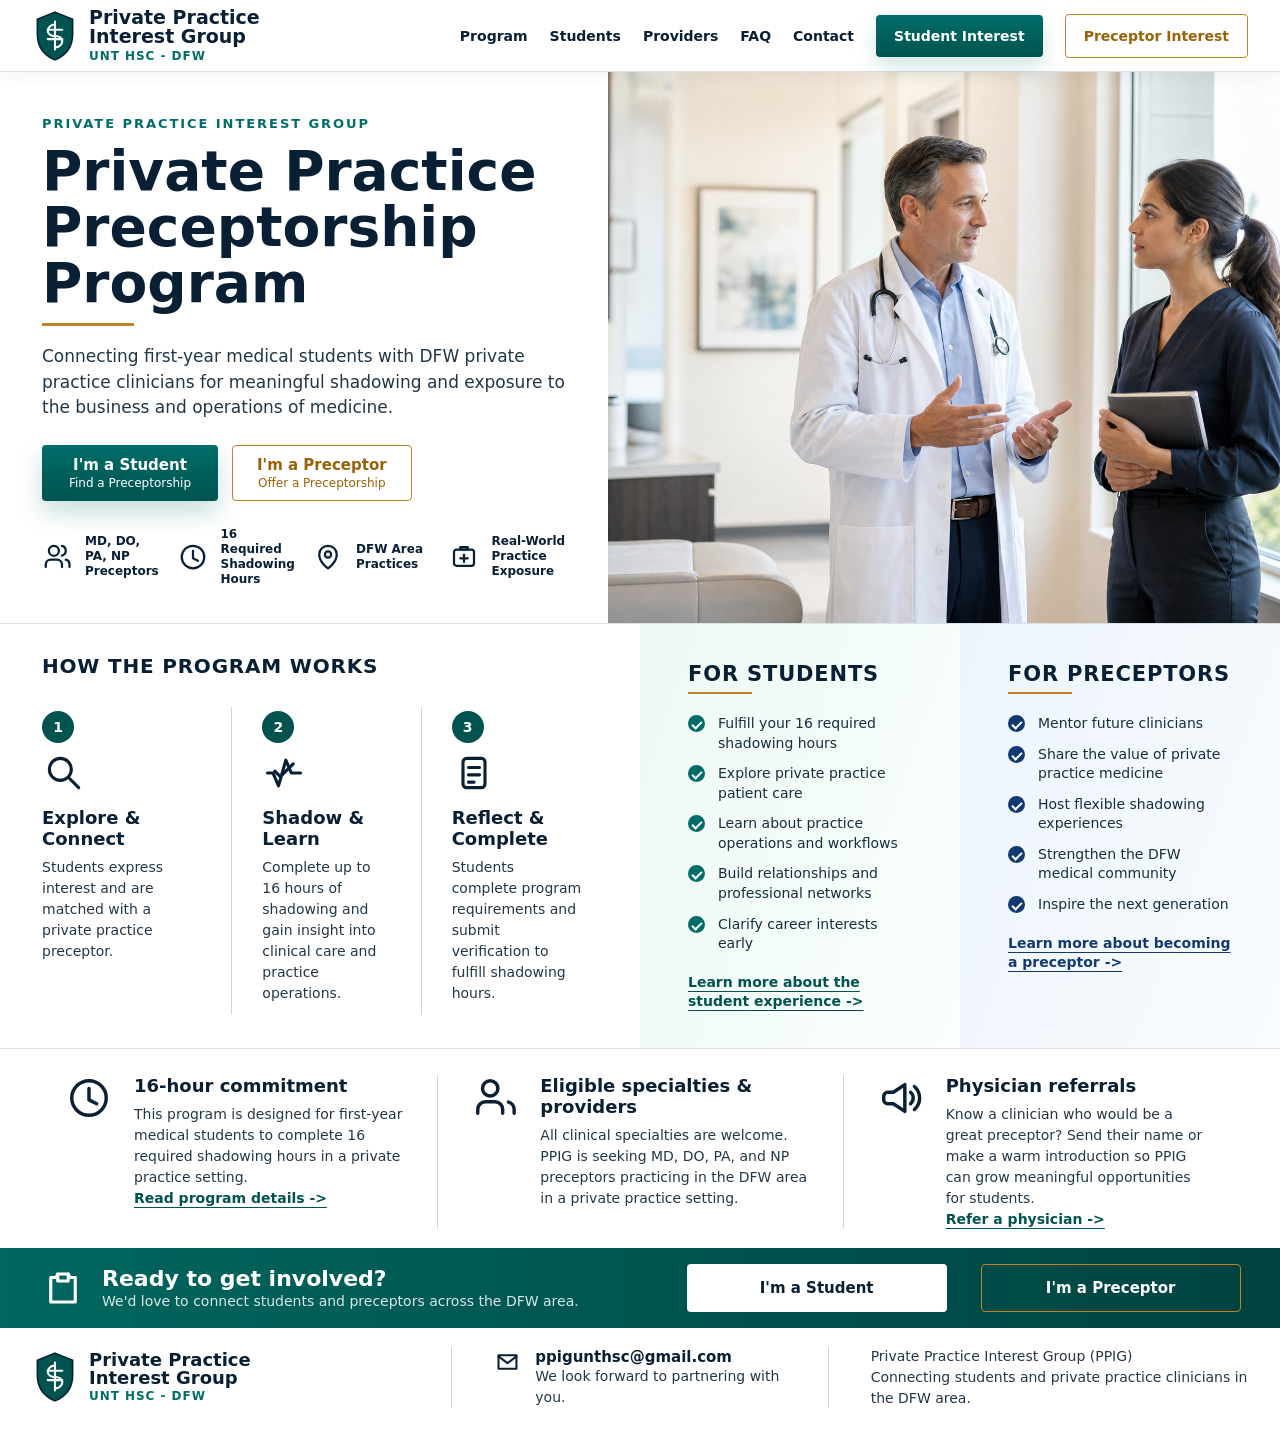
<file: index.html>
<!doctype html>
<html lang="en">
  <head>
    <meta charset="utf-8" />
    <meta name="viewport" content="width=device-width, initial-scale=1" />
    <title>Private Practice Preceptorship Program | PPIG</title>
    <meta
      name="description"
      content="A website mockup for PPIG's DFW private practice preceptorship initiative connecting first-year medical students with private practice preceptors."
    />
    <link rel="stylesheet" href="./styles.css" />
  </head>
  <body>
    <header class="site-header" data-header>
      <a class="brand" href="./index.html" aria-label="Private Practice Preceptorship Program home">
        <span class="shield" aria-hidden="true">
          <svg viewBox="0 0 44 52" role="img">
            <path d="M22 3 39 10v14c0 12.8-6.7 20.8-17 25C11.7 44.8 5 36.8 5 24V10L22 3Z" />
            <path d="M22 12v27M15 20h14M15 29h14" />
            <path d="M22 15c-4 0-7 3-7 6s3 5 7 5 7 2 7 5-3 6-7 6" />
          </svg>
        </span>
        <span>
          <strong>Private Practice<br />Interest Group</strong>
          <em>UNT HSC - DFW</em>
        </span>
      </a>
      <button class="nav-toggle" type="button" aria-label="Open navigation" aria-expanded="false" data-nav-toggle>
        <span></span>
        <span></span>
      </button>
      <nav class="nav" aria-label="Primary navigation" data-nav>
        <a href="./program.html">Program</a>
        <a href="./student-signup.html">Students</a>
        <a href="./provider-signup.html">Providers</a>
        <a href="./faq.html">FAQ</a>
        <a href="mailto:ppigunthsc@gmail.com">Contact</a>
        <a class="nav-cta" href="./student-signup.html">Student Interest</a>
        <a class="nav-cta outline" href="./provider-signup.html">
          Preceptor Interest
        </a>
      </nav>
    </header>

    <main id="top">
      <section class="hero">
        <div class="hero-copy">
          <p class="small-label">Private Practice Interest Group</p>
          <h1>Private Practice Preceptorship Program</h1>
          <span class="gold-rule" aria-hidden="true"></span>
          <p class="hero-lede">
            Connecting first-year medical students with DFW private practice clinicians for meaningful shadowing and
            exposure to the business and operations of medicine.
          </p>
          <div class="hero-actions" aria-label="Program actions">
            <a class="button primary" href="./student-signup.html">
              <strong>I'm a Student</strong>
              <span>Find a Preceptorship</span>
            </a>
            <a class="button secondary" href="./provider-signup.html">
              <strong>I'm a Preceptor</strong>
              <span>Offer a Preceptorship</span>
            </a>
          </div>
          <ul class="hero-points" aria-label="Program highlights">
            <li>
              <svg class="line-icon" viewBox="0 0 24 24" aria-hidden="true"><path d="M16 20v-2a4 4 0 0 0-4-4H7a4 4 0 0 0-4 4v2" /><circle cx="9.5" cy="7" r="4" /><path d="M22 20v-2a4 4 0 0 0-3-3.87" /><path d="M16 3.13a4 4 0 0 1 0 7.75" /></svg>
              <span>MD, DO, PA, NP<br />Preceptors</span>
            </li>
            <li>
              <svg class="line-icon" viewBox="0 0 24 24" aria-hidden="true"><circle cx="12" cy="12" r="9" /><path d="M12 7v6l4 2" /></svg>
              <span>16 Required<br />Shadowing Hours</span>
            </li>
            <li>
              <svg class="line-icon" viewBox="0 0 24 24" aria-hidden="true"><path d="M12 21s7-4.5 7-11a7 7 0 1 0-14 0c0 6.5 7 11 7 11Z" /><circle cx="12" cy="10" r="2.5" /></svg>
              <span>DFW Area<br />Practices</span>
            </li>
            <li>
              <svg class="line-icon" viewBox="0 0 24 24" aria-hidden="true"><path d="M10 6h4" /><path d="M9 6V4h6v2" /><rect x="4" y="6" width="16" height="13" rx="2" /><path d="M9 13h6M12 10v6" /></svg>
              <span>Real-World Practice<br />Exposure</span>
            </li>
          </ul>
        </div>

        <figure class="hero-media" aria-label="Medical student shadowing with a private practice preceptor">
          <img src="./assets/clinic-preceptor-hero.png" alt="Medical student speaking with a private practice clinician in a clinic" />
        </figure>
      </section>

      <section class="program-board" id="program">
        <div class="program-steps">
          <div class="section-kicker">
            <h2>How the program works</h2>
          </div>
          <article>
            <span class="step-number">1</span>
            <svg class="step-icon" viewBox="0 0 24 24" aria-hidden="true"><circle cx="10" cy="10" r="6" /><path d="m15 15 5 5" /></svg>
            <h3>Explore & Connect</h3>
            <p>Students express interest and are matched with a private practice preceptor.</p>
          </article>
          <article>
            <span class="step-number">2</span>
            <svg class="step-icon" viewBox="0 0 24 24" aria-hidden="true"><path d="m7 11 3 3 7-7" /><path d="M3 12h3l3 7 4-14 3 7h5" /></svg>
            <h3>Shadow & Learn</h3>
            <p>Complete up to 16 hours of shadowing and gain insight into clinical care and practice operations.</p>
          </article>
          <article>
            <span class="step-number">3</span>
            <svg class="step-icon" viewBox="0 0 24 24" aria-hidden="true"><rect x="6" y="4" width="12" height="16" rx="2" /><path d="M9 9h6M9 13h6M9 17h3" /></svg>
            <h3>Reflect & Complete</h3>
            <p>Students complete program requirements and submit verification to fulfill shadowing hours.</p>
          </article>
        </div>

        <div class="audience-grid">
          <section class="audience-card student-card" id="students">
            <h2>For Students</h2>
            <span class="gold-rule short" aria-hidden="true"></span>
            <ul class="check-list">
              <li>Fulfill your 16 required shadowing hours</li>
              <li>Explore private practice patient care</li>
              <li>Learn about practice operations and workflows</li>
              <li>Build relationships and professional networks</li>
              <li>Clarify career interests early</li>
            </ul>
            <a class="text-link" href="./student-signup.html">Learn more about the student experience -></a>
          </section>

          <section class="audience-card preceptor-card" id="preceptors">
            <h2>For Preceptors</h2>
            <span class="gold-rule short" aria-hidden="true"></span>
            <ul class="check-list navy-checks">
              <li>Mentor future clinicians</li>
              <li>Share the value of private practice medicine</li>
              <li>Host flexible shadowing experiences</li>
              <li>Strengthen the DFW medical community</li>
              <li>Inspire the next generation</li>
            </ul>
            <a class="text-link navy-link" href="./provider-signup.html">
              Learn more about becoming a preceptor ->
            </a>
          </section>
        </div>
      </section>

      <section class="info-strip" aria-label="Program details">
        <article>
          <svg class="line-icon large" viewBox="0 0 24 24" aria-hidden="true"><circle cx="12" cy="12" r="9" /><path d="M12 7v6l4 2" /></svg>
          <div>
            <h2>16-hour commitment</h2>
            <p>
              This program is designed for first-year medical students to complete 16 required shadowing hours in a
              private practice setting.
            </p>
            <a class="text-link" href="./program.html">Read program details -></a>
          </div>
        </article>
        <article>
          <svg class="line-icon large" viewBox="0 0 24 24" aria-hidden="true"><path d="M16 20v-2a4 4 0 0 0-4-4H7a4 4 0 0 0-4 4v2" /><circle cx="9.5" cy="7" r="4" /><path d="M22 20v-2a4 4 0 0 0-3-3.87" /></svg>
          <div>
            <h2>Eligible specialties & providers</h2>
            <p>
              All clinical specialties are welcome. PPIG is seeking MD, DO, PA, and NP preceptors practicing in the DFW
              area in a private practice setting.
            </p>
          </div>
        </article>
        <article>
          <svg class="line-icon large" viewBox="0 0 24 24" aria-hidden="true"><path d="M3 11v2a2 2 0 0 0 2 2h3l6 4V5L8 9H5a2 2 0 0 0-2 2Z" /><path d="M17 9a4 4 0 0 1 0 6" /><path d="M19 6a8 8 0 0 1 0 12" /></svg>
          <div>
            <h2>Physician referrals</h2>
            <p>
              Know a clinician who would be a great preceptor? Send their name or make a warm introduction so PPIG can
              grow meaningful opportunities for students.
            </p>
            <a class="text-link" href="mailto:ppigunthsc@gmail.com?subject=Private%20Practice%20Preceptorship%20Referral">Refer a physician -></a>
          </div>
        </article>
      </section>

      <section class="cta-band" id="contact">
        <div class="cta-copy">
          <svg class="clipboard-icon" viewBox="0 0 24 24" aria-hidden="true"><path d="M9 4h6l1 2h3v14H5V6h3l1-2Z" /><path d="M9 4v4h6V4" /></svg>
          <div>
            <h2>Ready to get involved?</h2>
            <p>We'd love to connect students and preceptors across the DFW area.</p>
          </div>
        </div>
        <div class="cta-actions">
          <a class="button light" href="./student-signup.html">I'm a Student</a>
          <a class="button dark-outline" href="./provider-signup.html">
            I'm a Preceptor
          </a>
        </div>
      </section>
    </main>

    <footer class="footer">
      <a class="brand footer-brand" href="./index.html" aria-label="Private Practice Preceptorship Program home">
        <span class="shield" aria-hidden="true">
          <svg viewBox="0 0 44 52" role="img">
            <path d="M22 3 39 10v14c0 12.8-6.7 20.8-17 25C11.7 44.8 5 36.8 5 24V10L22 3Z" />
            <path d="M22 12v27M15 20h14M15 29h14" />
            <path d="M22 15c-4 0-7 3-7 6s3 5 7 5 7 2 7 5-3 6-7 6" />
          </svg>
        </span>
        <span>
          <strong>Private Practice<br />Interest Group</strong>
          <em>UNT HSC - DFW</em>
        </span>
      </a>
      <div class="footer-contact">
        <svg class="line-icon" viewBox="0 0 24 24" aria-hidden="true"><path d="M4 6h16v12H4z" /><path d="m4 7 8 6 8-6" /></svg>
        <div>
          <a href="mailto:ppigunthsc@gmail.com">ppigunthsc@gmail.com</a>
          <p>We look forward to partnering with you.</p>
        </div>
      </div>
      <p>Private Practice Interest Group (PPIG)<br />Connecting students and private practice clinicians in the DFW area.</p>
    </footer>

    <script src="./app.js"></script>
  </body>
</html>
</file>
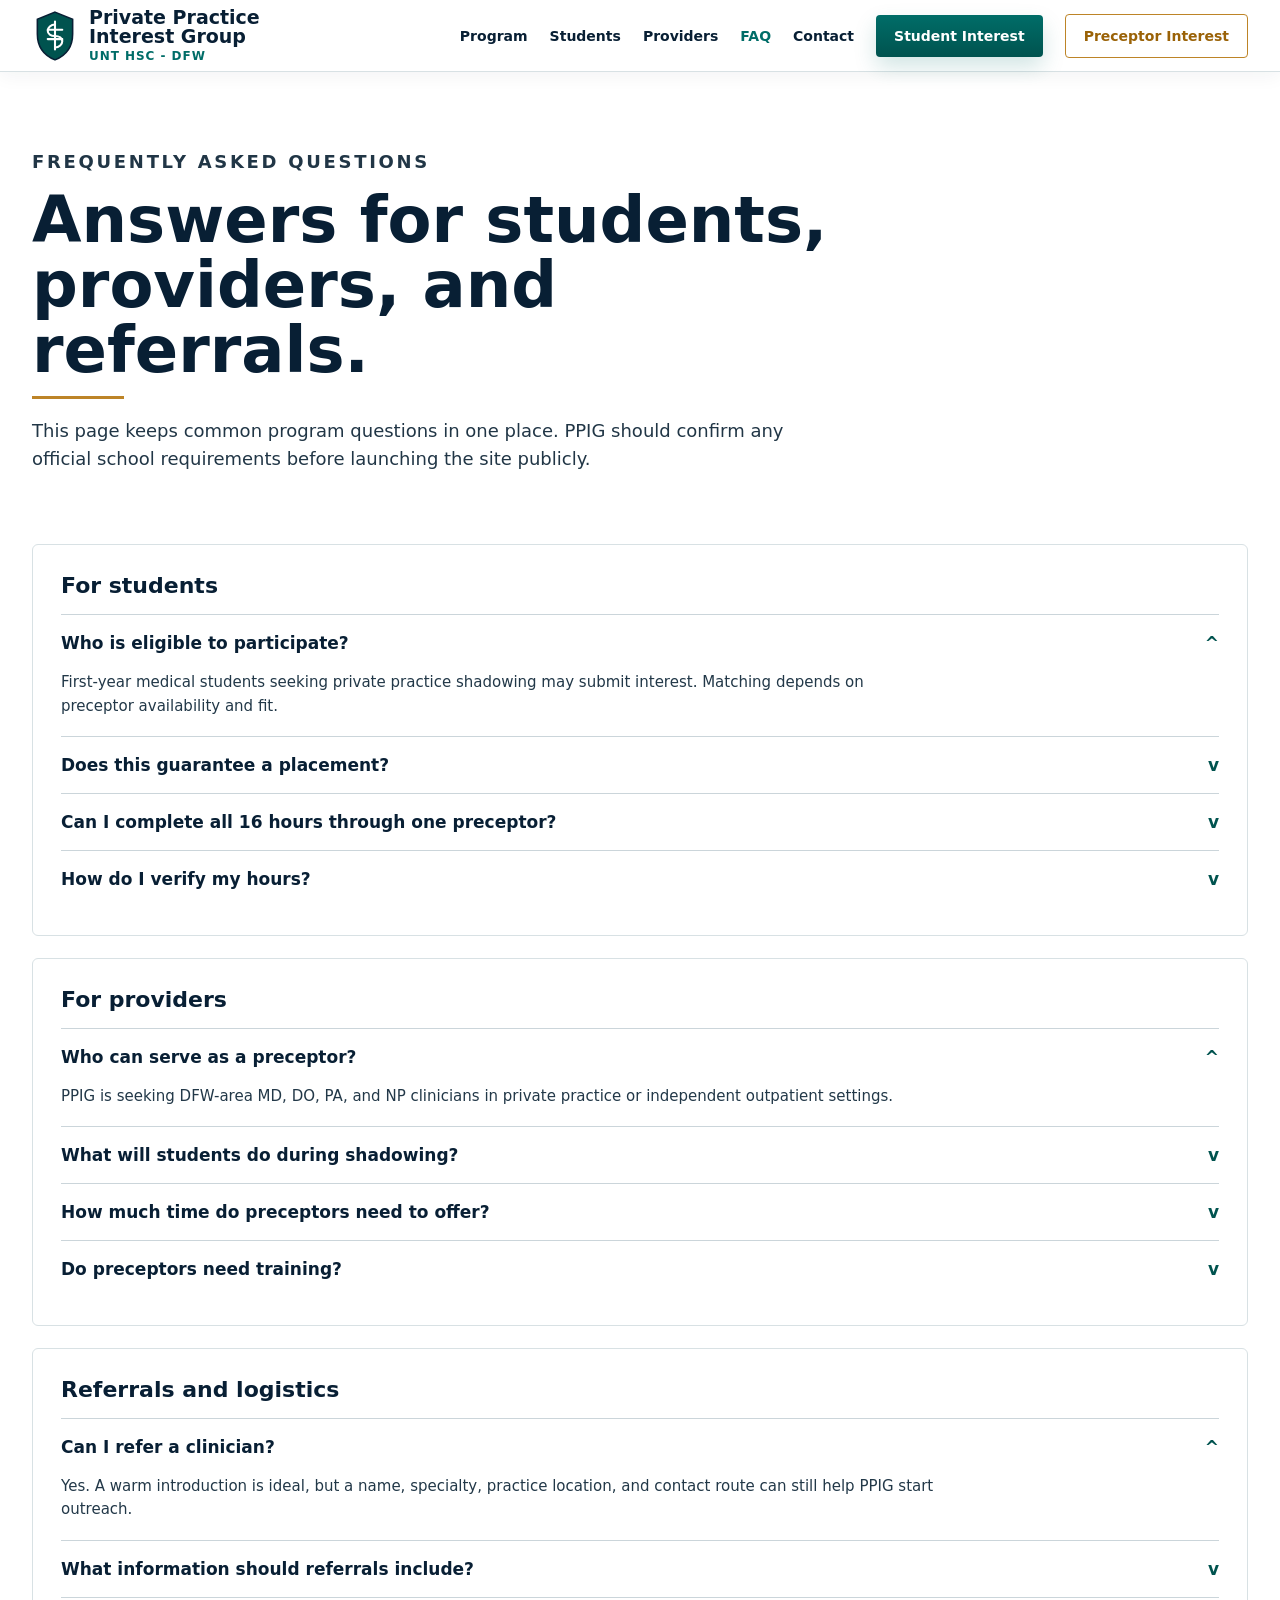
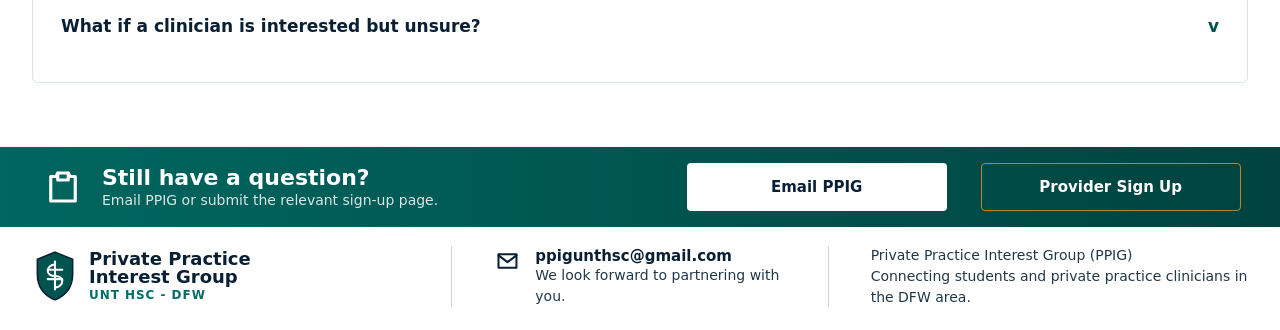
<file: faq.html>
<!doctype html>
<html lang="en">
  <head>
    <meta charset="utf-8" />
    <meta name="viewport" content="width=device-width, initial-scale=1" />
    <title>FAQ | PPIG Preceptorship Program</title>
    <meta name="description" content="Frequently asked questions for the PPIG Private Practice Preceptorship Program." />
    <link rel="stylesheet" href="./styles.css" />
  </head>
  <body>
    <header class="site-header" data-header>
      <a class="brand" href="./index.html" aria-label="Private Practice Preceptorship Program home">
        <span class="shield" aria-hidden="true">
          <svg viewBox="0 0 44 52" role="img">
            <path d="M22 3 39 10v14c0 12.8-6.7 20.8-17 25C11.7 44.8 5 36.8 5 24V10L22 3Z" />
            <path d="M22 12v27M15 20h14M15 29h14" />
            <path d="M22 15c-4 0-7 3-7 6s3 5 7 5 7 2 7 5-3 6-7 6" />
          </svg>
        </span>
        <span>
          <strong>Private Practice<br />Interest Group</strong>
          <em>UNT HSC - DFW</em>
        </span>
      </a>
      <button class="nav-toggle" type="button" aria-label="Open navigation" aria-expanded="false" data-nav-toggle>
        <span></span>
        <span></span>
      </button>
      <nav class="nav" aria-label="Primary navigation" data-nav>
        <a href="./program.html">Program</a>
        <a href="./student-signup.html">Students</a>
        <a href="./provider-signup.html">Providers</a>
        <a href="./faq.html" aria-current="page">FAQ</a>
        <a href="mailto:ppigunthsc@gmail.com">Contact</a>
        <a class="nav-cta" href="./student-signup.html">Student Interest</a>
        <a class="nav-cta outline" href="./provider-signup.html">Preceptor Interest</a>
      </nav>
    </header>

    <main>
      <section class="page-hero faq-hero">
        <div>
          <p class="small-label">Frequently asked questions</p>
          <h1>Answers for students, providers, and referrals.</h1>
          <span class="gold-rule" aria-hidden="true"></span>
          <p>
            This page keeps common program questions in one place. PPIG should confirm any official school requirements
            before launching the site publicly.
          </p>
        </div>
      </section>

      <section class="faq-page-list">
        <div class="faq-group">
          <h2>For students</h2>
          <details open>
            <summary>Who is eligible to participate?</summary>
            <p>First-year medical students seeking private practice shadowing may submit interest. Matching depends on preceptor availability and fit.</p>
          </details>
          <details>
            <summary>Does this guarantee a placement?</summary>
            <p>No. PPIG can collect interest and help coordinate introductions, but placement depends on willing preceptors, scheduling, and student fit.</p>
          </details>
          <details>
            <summary>Can I complete all 16 hours through one preceptor?</summary>
            <p>Possibly. Hours may be completed through one or multiple experiences depending on availability and official program rules.</p>
          </details>
          <details>
            <summary>How do I verify my hours?</summary>
            <p>Students should use the official school verification or reflection process. This mockup does not replace course or school requirements.</p>
          </details>
        </div>

        <div class="faq-group">
          <h2>For providers</h2>
          <details open>
            <summary>Who can serve as a preceptor?</summary>
            <p>PPIG is seeking DFW-area MD, DO, PA, and NP clinicians in private practice or independent outpatient settings.</p>
          </details>
          <details>
            <summary>What will students do during shadowing?</summary>
            <p>Students are observers. They may watch clinical workflow, patient communication, and practice operations while following clinic expectations.</p>
          </details>
          <details>
            <summary>How much time do preceptors need to offer?</summary>
            <p>Capacity can be flexible. A preceptor may offer a half day, full day, repeated sessions, or another arrangement that fits clinic flow.</p>
          </details>
          <details>
            <summary>Do preceptors need training?</summary>
            <p>Any required training or onboarding should be confirmed by PPIG and the school before launch. This page should not be treated as official policy.</p>
          </details>
        </div>

        <div class="faq-group">
          <h2>Referrals and logistics</h2>
          <details open>
            <summary>Can I refer a clinician?</summary>
            <p>Yes. A warm introduction is ideal, but a name, specialty, practice location, and contact route can still help PPIG start outreach.</p>
          </details>
          <details>
            <summary>What information should referrals include?</summary>
            <p>Include the clinician or practice name, specialty, provider type, DFW location, email or phone, and whether you can make an introduction.</p>
          </details>
          <details>
            <summary>What if a clinician is interested but unsure?</summary>
            <p>They can submit the provider interest page or email PPIG with questions before committing to a student placement.</p>
          </details>
        </div>
      </section>

      <section class="cta-band">
        <div class="cta-copy">
          <svg class="clipboard-icon" viewBox="0 0 24 24" aria-hidden="true"><path d="M9 4h6l1 2h3v14H5V6h3l1-2Z" /><path d="M9 4v4h6V4" /></svg>
          <div>
            <h2>Still have a question?</h2>
            <p>Email PPIG or submit the relevant sign-up page.</p>
          </div>
        </div>
        <div class="cta-actions">
          <a class="button light" href="mailto:ppigunthsc@gmail.com">Email PPIG</a>
          <a class="button dark-outline" href="./provider-signup.html">Provider Sign Up</a>
        </div>
      </section>
    </main>

    <footer class="footer">
      <a class="brand footer-brand" href="./index.html" aria-label="Private Practice Preceptorship Program home">
        <span class="shield" aria-hidden="true">
          <svg viewBox="0 0 44 52" role="img">
            <path d="M22 3 39 10v14c0 12.8-6.7 20.8-17 25C11.7 44.8 5 36.8 5 24V10L22 3Z" />
            <path d="M22 12v27M15 20h14M15 29h14" />
            <path d="M22 15c-4 0-7 3-7 6s3 5 7 5 7 2 7 5-3 6-7 6" />
          </svg>
        </span>
        <span>
          <strong>Private Practice<br />Interest Group</strong>
          <em>UNT HSC - DFW</em>
        </span>
      </a>
      <div class="footer-contact">
        <svg class="line-icon" viewBox="0 0 24 24" aria-hidden="true"><path d="M4 6h16v12H4z" /><path d="m4 7 8 6 8-6" /></svg>
        <div>
          <a href="mailto:ppigunthsc@gmail.com">ppigunthsc@gmail.com</a>
          <p>We look forward to partnering with you.</p>
        </div>
      </div>
      <p>Private Practice Interest Group (PPIG)<br />Connecting students and private practice clinicians in the DFW area.</p>
    </footer>
    <script src="./app.js"></script>
  </body>
</html>
</file>
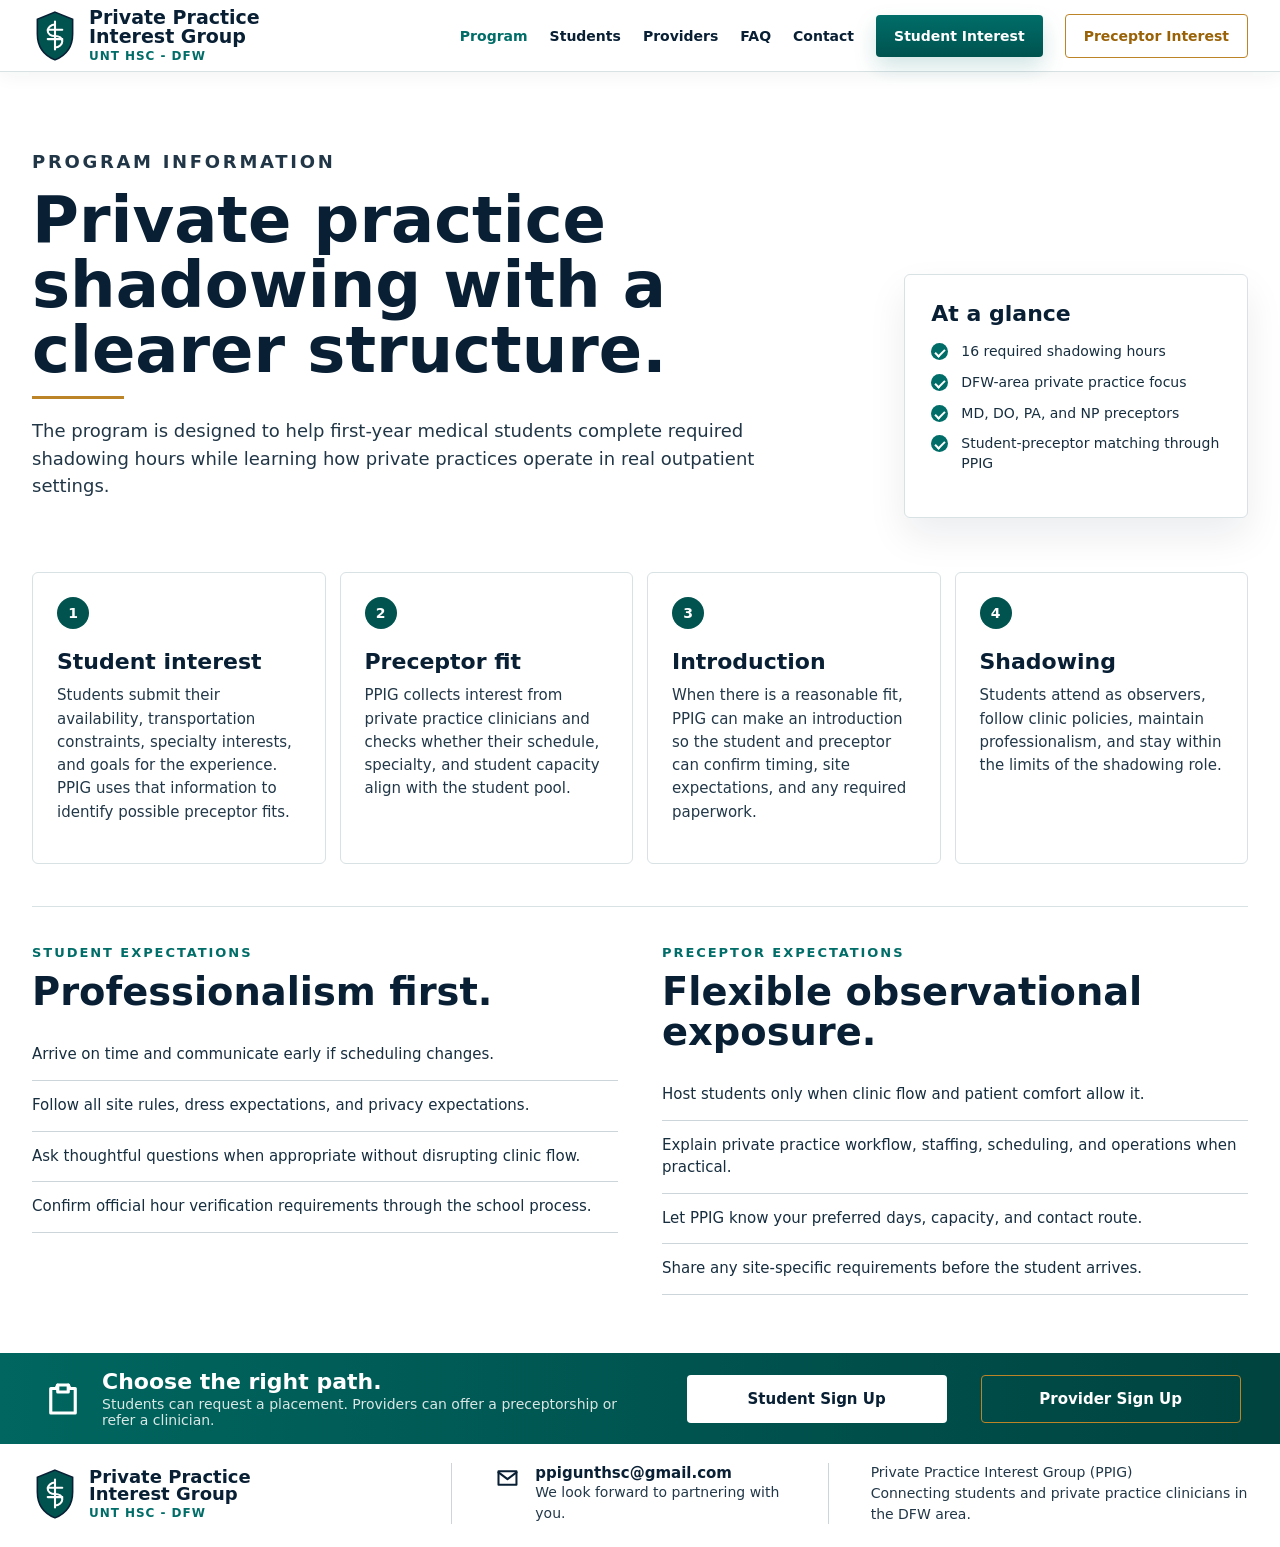
<file: program.html>
<!doctype html>
<html lang="en">
  <head>
    <meta charset="utf-8" />
    <meta name="viewport" content="width=device-width, initial-scale=1" />
    <title>Program Information | PPIG Preceptorship Program</title>
    <meta
      name="description"
      content="Program information for PPIG's Private Practice Preceptorship Program connecting first-year medical students with DFW private practice clinicians."
    />
    <link rel="stylesheet" href="./styles.css" />
  </head>
  <body>
    <header class="site-header" data-header>
      <a class="brand" href="./index.html" aria-label="Private Practice Preceptorship Program home">
        <span class="shield" aria-hidden="true">
          <svg viewBox="0 0 44 52" role="img">
            <path d="M22 3 39 10v14c0 12.8-6.7 20.8-17 25C11.7 44.8 5 36.8 5 24V10L22 3Z" />
            <path d="M22 12v27M15 20h14M15 29h14" />
            <path d="M22 15c-4 0-7 3-7 6s3 5 7 5 7 2 7 5-3 6-7 6" />
          </svg>
        </span>
        <span>
          <strong>Private Practice<br />Interest Group</strong>
          <em>UNT HSC - DFW</em>
        </span>
      </a>
      <button class="nav-toggle" type="button" aria-label="Open navigation" aria-expanded="false" data-nav-toggle>
        <span></span>
        <span></span>
      </button>
      <nav class="nav" aria-label="Primary navigation" data-nav>
        <a href="./program.html" aria-current="page">Program</a>
        <a href="./student-signup.html">Students</a>
        <a href="./provider-signup.html">Providers</a>
        <a href="./faq.html">FAQ</a>
        <a href="mailto:ppigunthsc@gmail.com">Contact</a>
        <a class="nav-cta" href="./student-signup.html">Student Interest</a>
        <a class="nav-cta outline" href="./provider-signup.html">Preceptor Interest</a>
      </nav>
    </header>

    <main>
      <section class="page-hero">
        <div>
          <p class="small-label">Program information</p>
          <h1>Private practice shadowing with a clearer structure.</h1>
          <span class="gold-rule" aria-hidden="true"></span>
          <p>
            The program is designed to help first-year medical students complete required shadowing hours while learning
            how private practices operate in real outpatient settings.
          </p>
        </div>
        <aside class="summary-card">
          <h2>At a glance</h2>
          <ul class="check-list">
            <li>16 required shadowing hours</li>
            <li>DFW-area private practice focus</li>
            <li>MD, DO, PA, and NP preceptors</li>
            <li>Student-preceptor matching through PPIG</li>
          </ul>
        </aside>
      </section>

      <section class="content-grid">
        <article class="detail-card">
          <span class="step-number">1</span>
          <h2>Student interest</h2>
          <p>
            Students submit their availability, transportation constraints, specialty interests, and goals for the
            experience. PPIG uses that information to identify possible preceptor fits.
          </p>
        </article>
        <article class="detail-card">
          <span class="step-number">2</span>
          <h2>Preceptor fit</h2>
          <p>
            PPIG collects interest from private practice clinicians and checks whether their schedule, specialty, and
            student capacity align with the student pool.
          </p>
        </article>
        <article class="detail-card">
          <span class="step-number">3</span>
          <h2>Introduction</h2>
          <p>
            When there is a reasonable fit, PPIG can make an introduction so the student and preceptor can confirm
            timing, site expectations, and any required paperwork.
          </p>
        </article>
        <article class="detail-card">
          <span class="step-number">4</span>
          <h2>Shadowing</h2>
          <p>
            Students attend as observers, follow clinic policies, maintain professionalism, and stay within the limits
            of the shadowing role.
          </p>
        </article>
      </section>

      <section class="two-column-section">
        <div>
          <p class="small-label">Student expectations</p>
          <h2>Professionalism first.</h2>
          <ul class="ruled-list">
            <li>Arrive on time and communicate early if scheduling changes.</li>
            <li>Follow all site rules, dress expectations, and privacy expectations.</li>
            <li>Ask thoughtful questions when appropriate without disrupting clinic flow.</li>
            <li>Confirm official hour verification requirements through the school process.</li>
          </ul>
        </div>
        <div>
          <p class="small-label">Preceptor expectations</p>
          <h2>Flexible observational exposure.</h2>
          <ul class="ruled-list">
            <li>Host students only when clinic flow and patient comfort allow it.</li>
            <li>Explain private practice workflow, staffing, scheduling, and operations when practical.</li>
            <li>Let PPIG know your preferred days, capacity, and contact route.</li>
            <li>Share any site-specific requirements before the student arrives.</li>
          </ul>
        </div>
      </section>

      <section class="cta-band">
        <div class="cta-copy">
          <svg class="clipboard-icon" viewBox="0 0 24 24" aria-hidden="true"><path d="M9 4h6l1 2h3v14H5V6h3l1-2Z" /><path d="M9 4v4h6V4" /></svg>
          <div>
            <h2>Choose the right path.</h2>
            <p>Students can request a placement. Providers can offer a preceptorship or refer a clinician.</p>
          </div>
        </div>
        <div class="cta-actions">
          <a class="button light" href="./student-signup.html">Student Sign Up</a>
          <a class="button dark-outline" href="./provider-signup.html">Provider Sign Up</a>
        </div>
      </section>
    </main>

    <footer class="footer">
      <a class="brand footer-brand" href="./index.html" aria-label="Private Practice Preceptorship Program home">
        <span class="shield" aria-hidden="true">
          <svg viewBox="0 0 44 52" role="img">
            <path d="M22 3 39 10v14c0 12.8-6.7 20.8-17 25C11.7 44.8 5 36.8 5 24V10L22 3Z" />
            <path d="M22 12v27M15 20h14M15 29h14" />
            <path d="M22 15c-4 0-7 3-7 6s3 5 7 5 7 2 7 5-3 6-7 6" />
          </svg>
        </span>
        <span>
          <strong>Private Practice<br />Interest Group</strong>
          <em>UNT HSC - DFW</em>
        </span>
      </a>
      <div class="footer-contact">
        <svg class="line-icon" viewBox="0 0 24 24" aria-hidden="true"><path d="M4 6h16v12H4z" /><path d="m4 7 8 6 8-6" /></svg>
        <div>
          <a href="mailto:ppigunthsc@gmail.com">ppigunthsc@gmail.com</a>
          <p>We look forward to partnering with you.</p>
        </div>
      </div>
      <p>Private Practice Interest Group (PPIG)<br />Connecting students and private practice clinicians in the DFW area.</p>
    </footer>
    <script src="./app.js"></script>
  </body>
</html>
</file>
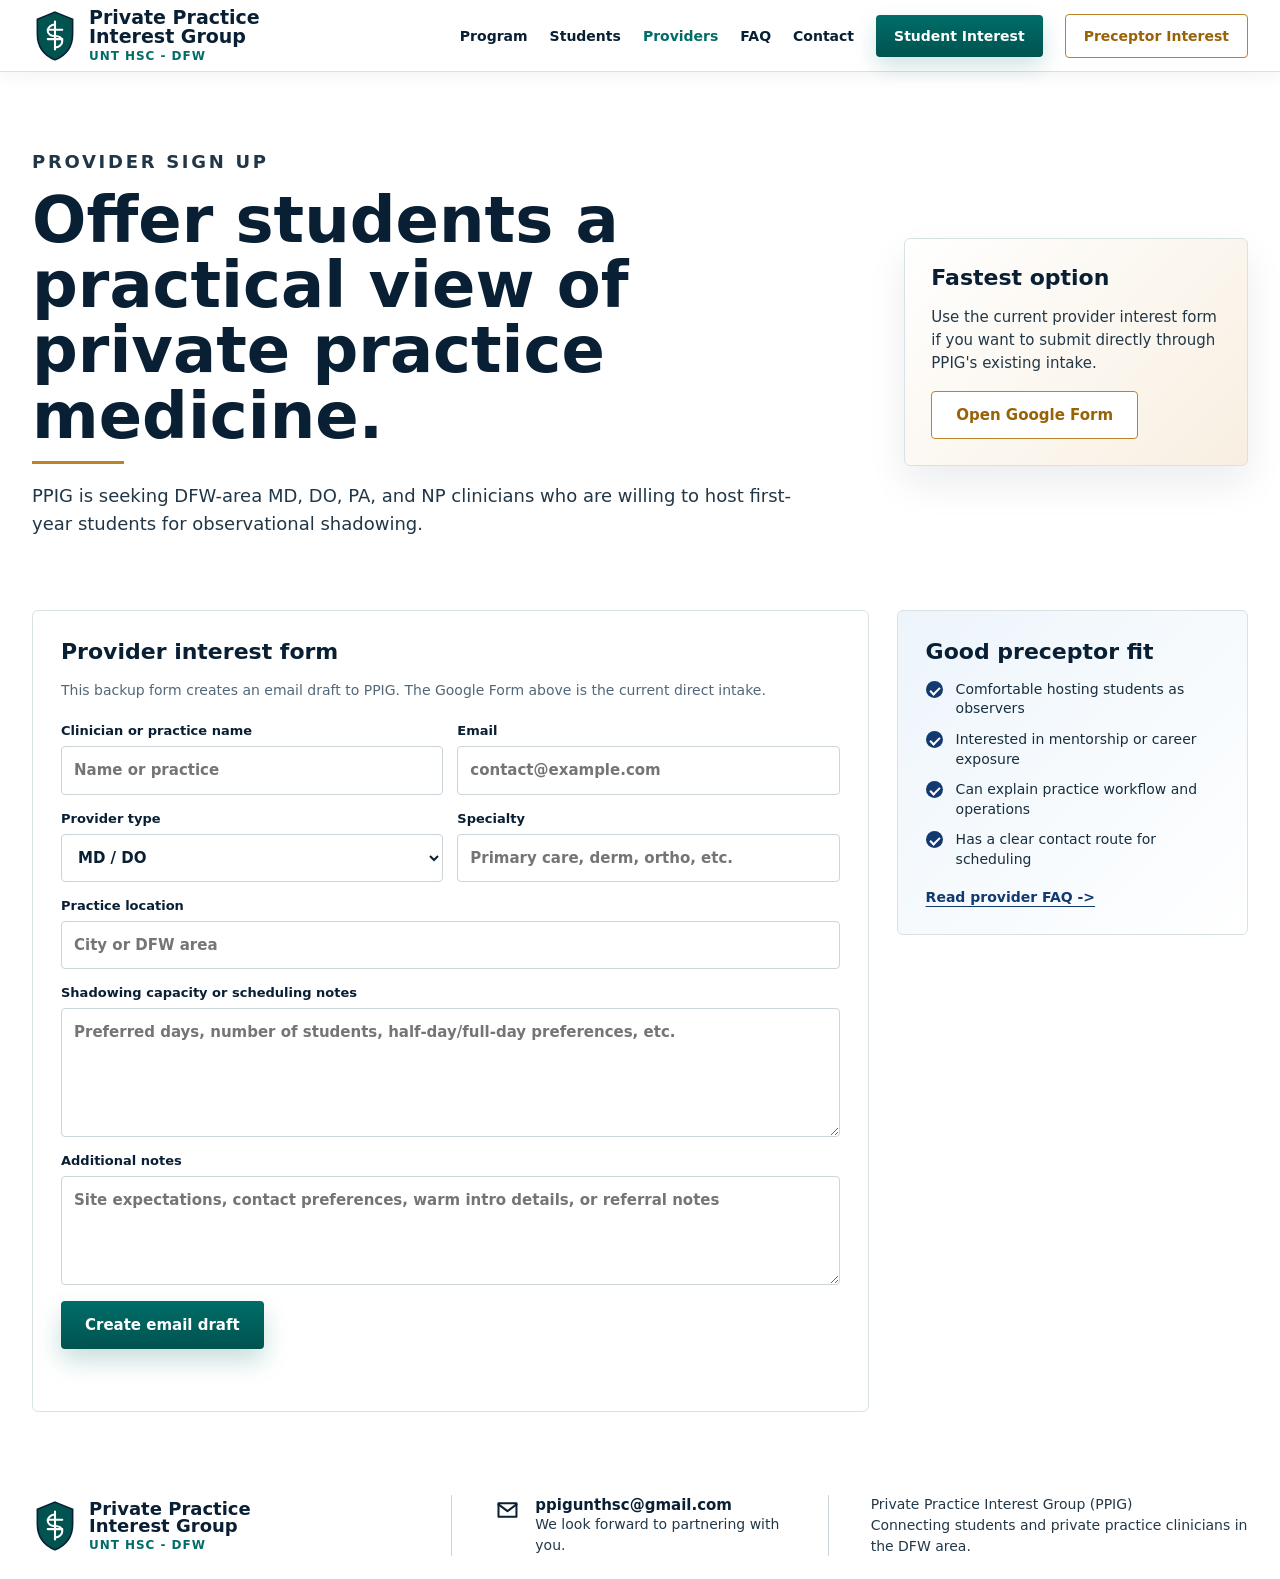
<file: provider-signup.html>
<!doctype html>
<html lang="en">
  <head>
    <meta charset="utf-8" />
    <meta name="viewport" content="width=device-width, initial-scale=1" />
    <title>Provider Sign Up | PPIG Preceptorship Program</title>
    <meta name="description" content="Provider interest page for the PPIG Private Practice Preceptorship Program." />
    <link rel="stylesheet" href="./styles.css" />
  </head>
  <body>
    <header class="site-header" data-header>
      <a class="brand" href="./index.html" aria-label="Private Practice Preceptorship Program home">
        <span class="shield" aria-hidden="true">
          <svg viewBox="0 0 44 52" role="img">
            <path d="M22 3 39 10v14c0 12.8-6.7 20.8-17 25C11.7 44.8 5 36.8 5 24V10L22 3Z" />
            <path d="M22 12v27M15 20h14M15 29h14" />
            <path d="M22 15c-4 0-7 3-7 6s3 5 7 5 7 2 7 5-3 6-7 6" />
          </svg>
        </span>
        <span>
          <strong>Private Practice<br />Interest Group</strong>
          <em>UNT HSC - DFW</em>
        </span>
      </a>
      <button class="nav-toggle" type="button" aria-label="Open navigation" aria-expanded="false" data-nav-toggle>
        <span></span>
        <span></span>
      </button>
      <nav class="nav" aria-label="Primary navigation" data-nav>
        <a href="./program.html">Program</a>
        <a href="./student-signup.html">Students</a>
        <a href="./provider-signup.html" aria-current="page">Providers</a>
        <a href="./faq.html">FAQ</a>
        <a href="mailto:ppigunthsc@gmail.com">Contact</a>
        <a class="nav-cta" href="./student-signup.html">Student Interest</a>
        <a class="nav-cta outline" href="./provider-signup.html">Preceptor Interest</a>
      </nav>
    </header>

    <main>
      <section class="page-hero signup-hero">
        <div>
          <p class="small-label">Provider sign up</p>
          <h1>Offer students a practical view of private practice medicine.</h1>
          <span class="gold-rule" aria-hidden="true"></span>
          <p>
            PPIG is seeking DFW-area MD, DO, PA, and NP clinicians who are willing to host first-year students for
            observational shadowing.
          </p>
        </div>
        <aside class="summary-card provider-summary">
          <h2>Fastest option</h2>
          <p>Use the current provider interest form if you want to submit directly through PPIG's existing intake.</p>
          <a
            class="button secondary"
            href="https://docs.google.com/forms/d/e/1FAIpQLScCirYqVkEzpx2f71vSJLCnK1FMcqP2lDTocPS2L5KBrAxMhw/viewform?usp=publish-editor"
            target="_blank"
            rel="noreferrer"
          >
            Open Google Form
          </a>
        </aside>
      </section>

      <section class="signup-layout">
        <form class="signup-form" data-mailto-form data-subject="Provider Interest - PPIG Preceptorship">
          <div class="form-heading">
            <h2>Provider interest form</h2>
            <p>This backup form creates an email draft to PPIG. The Google Form above is the current direct intake.</p>
          </div>
          <div class="field-grid">
            <label>
              Clinician or practice name
              <input name="Clinician or practice name" type="text" required placeholder="Name or practice" />
            </label>
            <label>
              Email
              <input name="Email" type="email" required placeholder="contact@example.com" />
            </label>
          </div>
          <div class="field-grid">
            <label>
              Provider type
              <select name="Provider type">
                <option>MD / DO</option>
                <option>PA</option>
                <option>NP</option>
                <option>Referral / not sure</option>
              </select>
            </label>
            <label>
              Specialty
              <input name="Specialty" type="text" placeholder="Primary care, derm, ortho, etc." />
            </label>
          </div>
          <label>
            Practice location
            <input name="Practice location" type="text" placeholder="City or DFW area" />
          </label>
          <label>
            Shadowing capacity or scheduling notes
            <textarea name="Capacity or scheduling notes" rows="5" placeholder="Preferred days, number of students, half-day/full-day preferences, etc."></textarea>
          </label>
          <label>
            Additional notes
            <textarea name="Additional notes" rows="4" placeholder="Site expectations, contact preferences, warm intro details, or referral notes"></textarea>
          </label>
          <button class="button primary form-submit" type="submit">Create email draft</button>
          <p class="form-note" data-form-note aria-live="polite"></p>
        </form>

        <aside class="side-panel blue-panel">
          <h2>Good preceptor fit</h2>
          <ul class="check-list navy-checks">
            <li>Comfortable hosting students as observers</li>
            <li>Interested in mentorship or career exposure</li>
            <li>Can explain practice workflow and operations</li>
            <li>Has a clear contact route for scheduling</li>
          </ul>
          <a class="text-link navy-link" href="./faq.html">Read provider FAQ -></a>
        </aside>
      </section>
    </main>

    <footer class="footer">
      <a class="brand footer-brand" href="./index.html" aria-label="Private Practice Preceptorship Program home">
        <span class="shield" aria-hidden="true">
          <svg viewBox="0 0 44 52" role="img">
            <path d="M22 3 39 10v14c0 12.8-6.7 20.8-17 25C11.7 44.8 5 36.8 5 24V10L22 3Z" />
            <path d="M22 12v27M15 20h14M15 29h14" />
            <path d="M22 15c-4 0-7 3-7 6s3 5 7 5 7 2 7 5-3 6-7 6" />
          </svg>
        </span>
        <span>
          <strong>Private Practice<br />Interest Group</strong>
          <em>UNT HSC - DFW</em>
        </span>
      </a>
      <div class="footer-contact">
        <svg class="line-icon" viewBox="0 0 24 24" aria-hidden="true"><path d="M4 6h16v12H4z" /><path d="m4 7 8 6 8-6" /></svg>
        <div>
          <a href="mailto:ppigunthsc@gmail.com">ppigunthsc@gmail.com</a>
          <p>We look forward to partnering with you.</p>
        </div>
      </div>
      <p>Private Practice Interest Group (PPIG)<br />Connecting students and private practice clinicians in the DFW area.</p>
    </footer>
    <script src="./app.js"></script>
  </body>
</html>
</file>
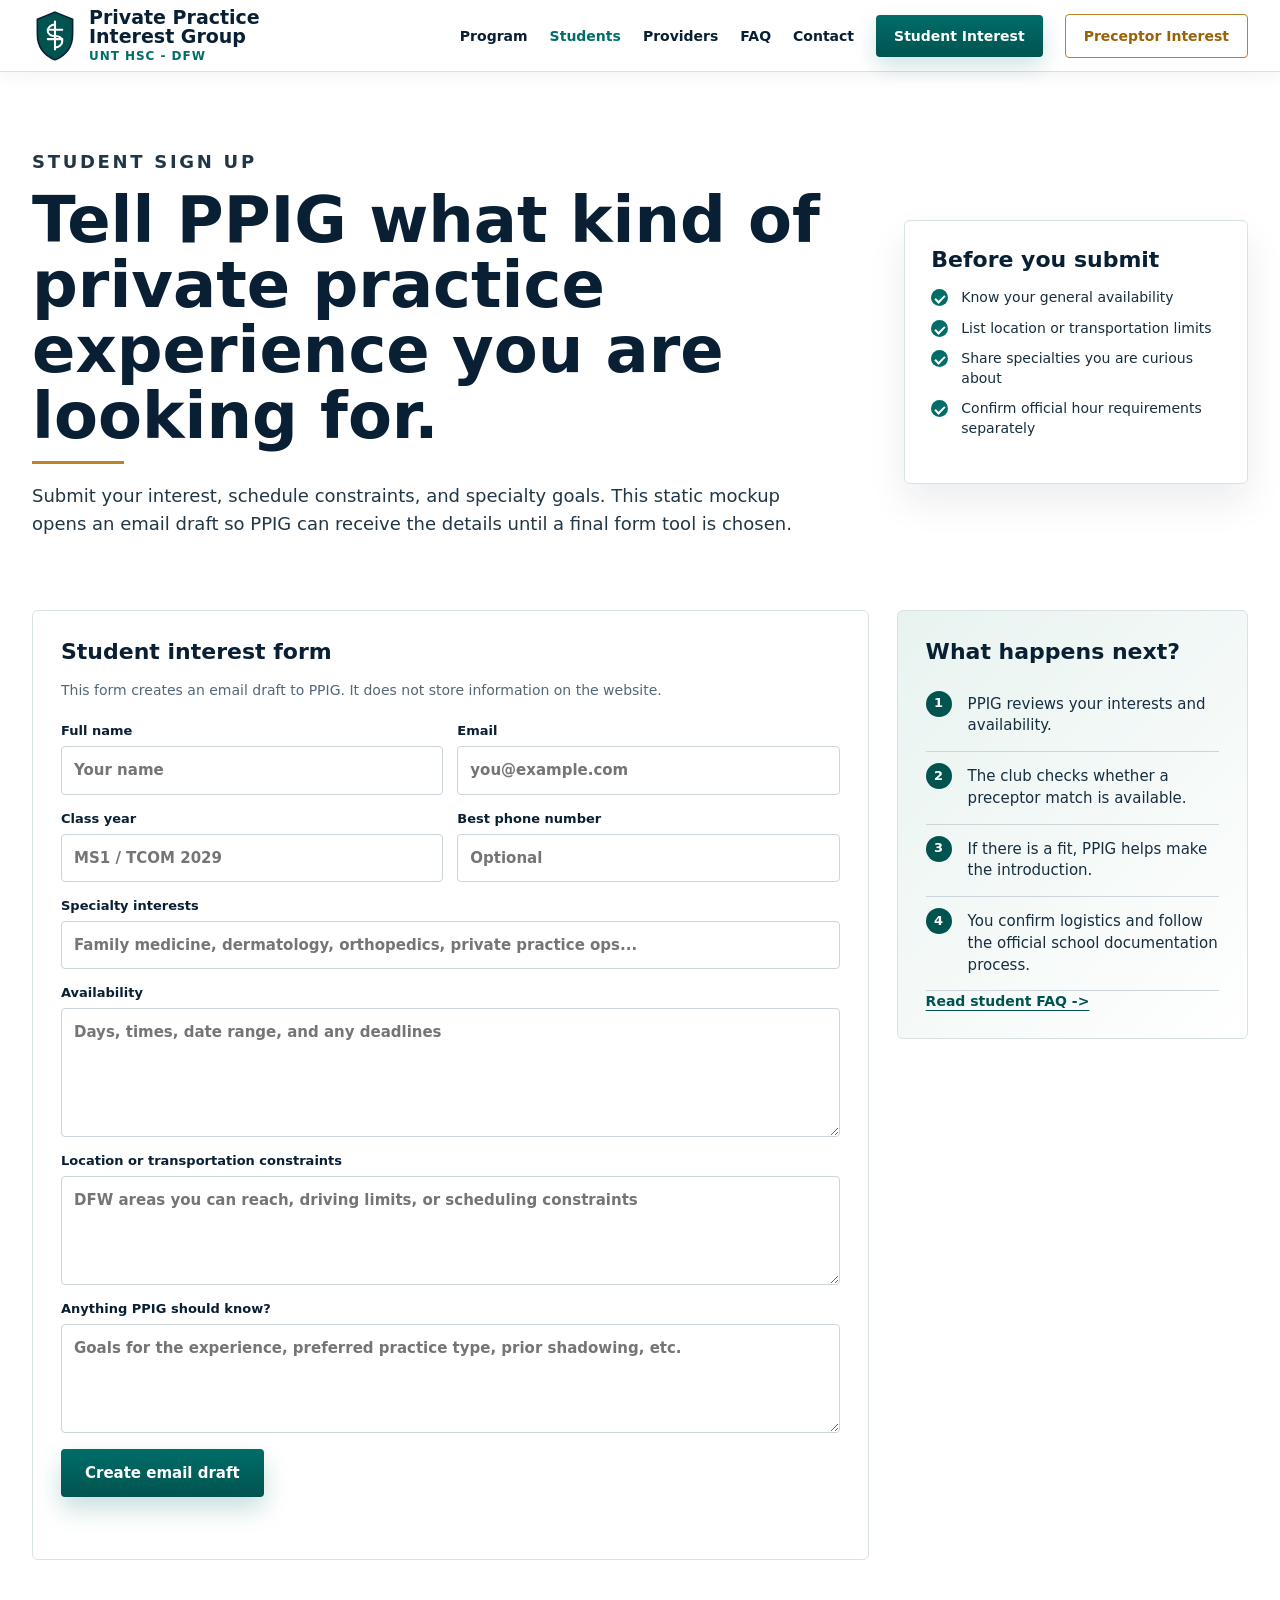
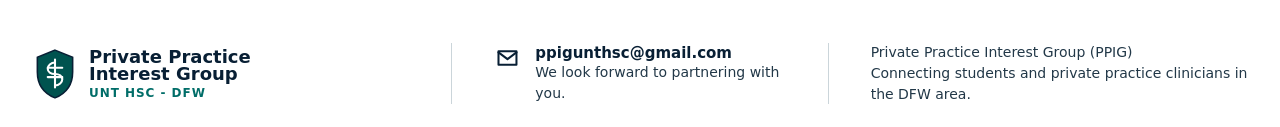
<file: student-signup.html>
<!doctype html>
<html lang="en">
  <head>
    <meta charset="utf-8" />
    <meta name="viewport" content="width=device-width, initial-scale=1" />
    <title>Student Sign Up | PPIG Preceptorship Program</title>
    <meta name="description" content="Student interest page for the PPIG Private Practice Preceptorship Program." />
    <link rel="stylesheet" href="./styles.css" />
  </head>
  <body>
    <header class="site-header" data-header>
      <a class="brand" href="./index.html" aria-label="Private Practice Preceptorship Program home">
        <span class="shield" aria-hidden="true">
          <svg viewBox="0 0 44 52" role="img">
            <path d="M22 3 39 10v14c0 12.8-6.7 20.8-17 25C11.7 44.8 5 36.8 5 24V10L22 3Z" />
            <path d="M22 12v27M15 20h14M15 29h14" />
            <path d="M22 15c-4 0-7 3-7 6s3 5 7 5 7 2 7 5-3 6-7 6" />
          </svg>
        </span>
        <span>
          <strong>Private Practice<br />Interest Group</strong>
          <em>UNT HSC - DFW</em>
        </span>
      </a>
      <button class="nav-toggle" type="button" aria-label="Open navigation" aria-expanded="false" data-nav-toggle>
        <span></span>
        <span></span>
      </button>
      <nav class="nav" aria-label="Primary navigation" data-nav>
        <a href="./program.html">Program</a>
        <a href="./student-signup.html" aria-current="page">Students</a>
        <a href="./provider-signup.html">Providers</a>
        <a href="./faq.html">FAQ</a>
        <a href="mailto:ppigunthsc@gmail.com">Contact</a>
        <a class="nav-cta" href="./student-signup.html">Student Interest</a>
        <a class="nav-cta outline" href="./provider-signup.html">Preceptor Interest</a>
      </nav>
    </header>

    <main>
      <section class="page-hero signup-hero">
        <div>
          <p class="small-label">Student sign up</p>
          <h1>Tell PPIG what kind of private practice experience you are looking for.</h1>
          <span class="gold-rule" aria-hidden="true"></span>
          <p>
            Submit your interest, schedule constraints, and specialty goals. This static mockup opens an email draft so
            PPIG can receive the details until a final form tool is chosen.
          </p>
        </div>
        <aside class="summary-card">
          <h2>Before you submit</h2>
          <ul class="check-list">
            <li>Know your general availability</li>
            <li>List location or transportation limits</li>
            <li>Share specialties you are curious about</li>
            <li>Confirm official hour requirements separately</li>
          </ul>
        </aside>
      </section>

      <section class="signup-layout">
        <form class="signup-form" data-mailto-form data-subject="Student Interest - PPIG Preceptorship">
          <div class="form-heading">
            <h2>Student interest form</h2>
            <p>This form creates an email draft to PPIG. It does not store information on the website.</p>
          </div>
          <div class="field-grid">
            <label>
              Full name
              <input name="Full name" type="text" required placeholder="Your name" />
            </label>
            <label>
              Email
              <input name="Email" type="email" required placeholder="you@example.com" />
            </label>
          </div>
          <div class="field-grid">
            <label>
              Class year
              <input name="Class year" type="text" placeholder="MS1 / TCOM 2029" />
            </label>
            <label>
              Best phone number
              <input name="Phone" type="tel" placeholder="Optional" />
            </label>
          </div>
          <label>
            Specialty interests
            <input name="Specialty interests" type="text" placeholder="Family medicine, dermatology, orthopedics, private practice ops..." />
          </label>
          <label>
            Availability
            <textarea name="Availability" rows="5" placeholder="Days, times, date range, and any deadlines"></textarea>
          </label>
          <label>
            Location or transportation constraints
            <textarea name="Location constraints" rows="4" placeholder="DFW areas you can reach, driving limits, or scheduling constraints"></textarea>
          </label>
          <label>
            Anything PPIG should know?
            <textarea name="Additional notes" rows="4" placeholder="Goals for the experience, preferred practice type, prior shadowing, etc."></textarea>
          </label>
          <button class="button primary form-submit" type="submit">Create email draft</button>
          <p class="form-note" data-form-note aria-live="polite"></p>
        </form>

        <aside class="side-panel">
          <h2>What happens next?</h2>
          <ol class="numbered-list">
            <li>PPIG reviews your interests and availability.</li>
            <li>The club checks whether a preceptor match is available.</li>
            <li>If there is a fit, PPIG helps make the introduction.</li>
            <li>You confirm logistics and follow the official school documentation process.</li>
          </ol>
          <a class="text-link" href="./faq.html">Read student FAQ -></a>
        </aside>
      </section>
    </main>

    <footer class="footer">
      <a class="brand footer-brand" href="./index.html" aria-label="Private Practice Preceptorship Program home">
        <span class="shield" aria-hidden="true">
          <svg viewBox="0 0 44 52" role="img">
            <path d="M22 3 39 10v14c0 12.8-6.7 20.8-17 25C11.7 44.8 5 36.8 5 24V10L22 3Z" />
            <path d="M22 12v27M15 20h14M15 29h14" />
            <path d="M22 15c-4 0-7 3-7 6s3 5 7 5 7 2 7 5-3 6-7 6" />
          </svg>
        </span>
        <span>
          <strong>Private Practice<br />Interest Group</strong>
          <em>UNT HSC - DFW</em>
        </span>
      </a>
      <div class="footer-contact">
        <svg class="line-icon" viewBox="0 0 24 24" aria-hidden="true"><path d="M4 6h16v12H4z" /><path d="m4 7 8 6 8-6" /></svg>
        <div>
          <a href="mailto:ppigunthsc@gmail.com">ppigunthsc@gmail.com</a>
          <p>We look forward to partnering with you.</p>
        </div>
      </div>
      <p>Private Practice Interest Group (PPIG)<br />Connecting students and private practice clinicians in the DFW area.</p>
    </footer>
    <script src="./app.js"></script>
  </body>
</html>
</file>
<file: styles.css>
:root {
  --ink: #081f34;
  --ink-2: #0a3143;
  --muted: #334755;
  --teal: #006d68;
  --teal-dark: #00534f;
  --teal-soft: #e8f3f0;
  --blue-soft: #edf5fb;
  --gold: #bd8427;
  --gold-soft: #f8efe1;
  --line: #d8e1e4;
  --surface: #ffffff;
  --max: 1280px;
  --shadow: 0 18px 45px rgba(8, 31, 52, 0.12);
  font-family: Inter, ui-sans-serif, system-ui, -apple-system, BlinkMacSystemFont, "Segoe UI", sans-serif;
  color: var(--ink);
  background: var(--surface);
}

* {
  box-sizing: border-box;
}

html {
  scroll-behavior: smooth;
}

body {
  margin: 0;
  min-width: 320px;
  color: var(--ink);
  background: #fff;
}

body.nav-open {
  overflow: hidden;
}

img,
svg {
  display: block;
}

a {
  color: inherit;
  text-decoration: none;
}

button,
input,
textarea,
select {
  font: inherit;
}

.site-header {
  position: sticky;
  top: 0;
  z-index: 20;
  display: grid;
  grid-template-columns: 280px minmax(0, 1fr);
  align-items: center;
  min-height: 72px;
  padding: 0 max(32px, calc((100vw - var(--max)) / 2));
  border-bottom: 1px solid var(--line);
  background: rgba(255, 255, 255, 0.96);
  box-shadow: 0 4px 18px rgba(8, 31, 52, 0.05);
  backdrop-filter: blur(18px);
}

.brand {
  display: inline-flex;
  align-items: center;
  gap: 11px;
  width: fit-content;
}

.shield {
  display: grid;
  width: 46px;
  height: 54px;
  place-items: center;
  color: #fff;
}

.shield svg {
  width: 46px;
  height: 54px;
}

.shield path:first-child {
  fill: var(--teal-dark);
  stroke: var(--ink);
  stroke-width: 1.5;
}

.shield path:not(:first-child) {
  fill: none;
  stroke: #fff;
  stroke-width: 2;
  stroke-linecap: round;
  stroke-linejoin: round;
}

.brand strong,
.brand em {
  display: block;
  font-style: normal;
  letter-spacing: 0;
}

.brand strong {
  color: var(--ink);
  font-size: 19px;
  font-weight: 850;
  line-height: 0.98;
}

.brand em {
  margin-top: 3px;
  color: var(--teal);
  font-size: 12px;
  font-weight: 850;
  letter-spacing: 0.08em;
}

.nav {
  display: flex;
  align-items: center;
  justify-content: flex-end;
  gap: 22px;
  color: var(--ink);
  font-size: 14px;
  font-weight: 750;
}

.nav > a:not(.nav-cta) {
  padding: 10px 0;
}

.nav > a:not(.nav-cta):hover,
.nav > a[aria-current="page"],
.text-link:hover,
.footer a:hover {
  color: var(--teal);
}

.nav-cta {
  min-width: 142px;
  border-radius: 4px;
  padding: 13px 18px;
  color: #fff;
  text-align: center;
  background: linear-gradient(180deg, var(--teal), var(--teal-dark));
  box-shadow: 0 10px 22px rgba(0, 109, 104, 0.18);
}

.nav-cta.outline {
  color: #9a6207;
  border: 1px solid var(--gold);
  background: #fff;
  box-shadow: none;
}

.nav-toggle {
  display: none;
  width: 42px;
  height: 42px;
  border: 0;
  border-radius: 4px;
  background: var(--teal-soft);
}

.nav-toggle span {
  display: block;
  width: 18px;
  height: 2px;
  margin: 4px auto;
  background: var(--ink);
}

.hero {
  display: grid;
  grid-template-columns: minmax(420px, 0.95fr) minmax(480px, 1.05fr);
  min-height: 430px;
  overflow: hidden;
  border-bottom: 1px solid var(--line);
  background: linear-gradient(90deg, #fff 0%, #fff 48%, #f5f7f5 48%, #f5f7f5 100%);
}

.hero-copy {
  align-self: center;
  max-width: 635px;
  padding: 44px 42px 36px max(42px, calc((100vw - var(--max)) / 2));
}

.small-label {
  margin: 0 0 12px;
  color: var(--teal);
  font-size: 13px;
  font-weight: 850;
  letter-spacing: 0.15em;
  text-transform: uppercase;
}

h1,
h2,
h3,
p {
  margin-top: 0;
}

h1,
h2,
h3 {
  color: var(--ink);
  letter-spacing: 0;
}

h1 {
  margin-bottom: 12px;
  font-size: clamp(46px, 4.3vw, 68px);
  font-weight: 850;
  line-height: 1.02;
}

.gold-rule {
  display: block;
  width: 92px;
  height: 3px;
  margin: 0 0 18px;
  background: var(--gold);
}

.gold-rule.short {
  width: 64px;
  height: 2px;
  margin-bottom: 20px;
}

.hero-lede {
  max-width: 530px;
  margin-bottom: 24px;
  color: #213646;
  font-size: 17px;
  line-height: 1.5;
}

.hero-actions {
  display: flex;
  flex-wrap: wrap;
  gap: 14px;
  margin-bottom: 26px;
}

.button {
  display: inline-flex;
  flex-direction: column;
  min-height: 48px;
  align-items: center;
  justify-content: center;
  border-radius: 4px;
  padding: 10px 24px;
  font-size: 15px;
  font-weight: 800;
  letter-spacing: 0;
  transition: transform 160ms ease, box-shadow 160ms ease, background 160ms ease;
}

.button:hover {
  transform: translateY(-1px);
}

.button strong,
.button span {
  display: block;
  text-align: center;
}

.button span {
  margin-top: 2px;
  font-size: 12px;
  font-weight: 500;
}

.button.primary {
  min-width: 176px;
  color: #fff;
  background: linear-gradient(180deg, var(--teal), var(--teal-dark));
  box-shadow: 0 12px 24px rgba(0, 109, 104, 0.22);
}

.button.secondary {
  min-width: 176px;
  color: #9a6207;
  border: 1px solid var(--gold);
  background: #fff;
}

.button.light {
  min-width: 260px;
  color: var(--ink);
  background: #fff;
}

.button.dark-outline {
  min-width: 260px;
  color: #fff;
  border: 1px solid var(--gold);
}

.hero-points {
  display: grid;
  grid-template-columns: repeat(4, minmax(0, 1fr));
  gap: 18px;
  margin: 0;
  padding: 0;
  list-style: none;
}

.hero-points li {
  display: grid;
  grid-template-columns: 34px minmax(0, 1fr);
  gap: 9px;
  align-items: center;
  color: var(--ink);
  font-size: 12px;
  font-weight: 700;
  line-height: 1.25;
}

.line-icon,
.step-icon,
.clipboard-icon {
  fill: none;
  stroke: currentColor;
  stroke-linecap: round;
  stroke-linejoin: round;
}

.line-icon {
  width: 30px;
  height: 30px;
  color: var(--ink);
  stroke-width: 1.8;
}

.line-icon.large {
  width: 46px;
  height: 46px;
  flex: 0 0 auto;
}

.hero-media {
  min-height: 430px;
  margin: 0;
}

.hero-media img {
  width: 100%;
  height: 100%;
  min-height: 430px;
  object-fit: cover;
  object-position: center right;
}

.program-board {
  display: grid;
  grid-template-columns: 1fr 1fr;
  width: 100%;
  border-bottom: 1px solid var(--line);
}

.program-steps {
  display: grid;
  grid-template-columns: repeat(3, 1fr);
  gap: 0;
  padding: 30px max(30px, calc((100vw - var(--max)) / 2)) 34px 42px;
  background: #fff;
}

.program-steps > .section-kicker {
  grid-column: 1 / -1;
}

.section-kicker h2 {
  margin-bottom: 20px;
  font-size: 20px;
  font-weight: 850;
  letter-spacing: 0.04em;
  text-transform: uppercase;
}

.program-steps article {
  position: relative;
  min-height: 174px;
  padding: 4px 28px 0 0;
}

.program-steps article + article {
  border-left: 1px solid #cbd5da;
  padding-left: 30px;
}

.step-number {
  display: inline-grid;
  width: 32px;
  height: 32px;
  place-items: center;
  margin-bottom: 8px;
  border-radius: 50%;
  color: #fff;
  background: var(--teal-dark);
  font-size: 14px;
  font-weight: 850;
}

.step-icon {
  width: 44px;
  height: 44px;
  margin-bottom: 12px;
  color: var(--ink);
  stroke-width: 1.7;
}

.program-steps h3,
.info-strip h2 {
  margin-bottom: 8px;
  font-size: 18px;
  font-weight: 850;
}

.program-steps p,
.info-strip p,
.faq-list p,
.footer p {
  margin-bottom: 0;
  color: #223848;
  font-size: 14px;
  line-height: 1.5;
}

.audience-grid {
  display: grid;
  grid-template-columns: 1fr 1fr;
}

.audience-card {
  min-height: 292px;
  padding: 38px 48px;
}

.student-card {
  background: linear-gradient(110deg, #eef8f4, #f9fffc);
}

.preceptor-card {
  background: linear-gradient(110deg, #edf5fb, #f8fbff);
}

.audience-card h2 {
  margin-bottom: 6px;
  color: var(--ink);
  font-size: 21px;
  font-weight: 850;
  letter-spacing: 0.04em;
  text-transform: uppercase;
}

.check-list {
  display: grid;
  gap: 11px;
  margin: 0 0 18px;
  padding: 0;
  list-style: none;
}

.check-list li {
  position: relative;
  padding-left: 30px;
  color: #172e3f;
  font-size: 14px;
  line-height: 1.4;
}

.check-list li::before {
  position: absolute;
  left: 0;
  top: 1px;
  display: grid;
  width: 17px;
  height: 17px;
  place-items: center;
  border-radius: 50%;
  color: #fff;
  background: var(--teal);
  content: "";
}

.check-list li::after {
  position: absolute;
  left: 6px;
  top: 5px;
  width: 4px;
  height: 8px;
  border: solid #fff;
  border-width: 0 2px 2px 0;
  content: "";
  transform: rotate(45deg);
}

.navy-checks li::before {
  background: #123a70;
}

.text-link {
  color: var(--teal-dark);
  font-size: 14px;
  font-weight: 850;
  text-decoration: underline;
  text-underline-offset: 4px;
}

.navy-link {
  color: #123a70;
}

.info-strip {
  display: grid;
  grid-template-columns: repeat(3, 1fr);
  gap: 0;
  width: min(var(--max), calc(100% - 64px));
  margin: 0 auto;
  padding: 26px 0 20px;
}

.info-strip article {
  display: flex;
  gap: 22px;
  min-height: 150px;
  padding: 0 34px;
}

.info-strip article + article {
  border-left: 1px solid #cbd5da;
}

.faq-section {
  display: grid;
  grid-template-columns: 300px minmax(0, 1fr);
  gap: 36px;
  width: min(var(--max), calc(100% - 64px));
  margin: 0 auto;
  padding: 18px 0 30px;
}

.faq-list {
  display: grid;
  grid-template-columns: 1fr 1fr;
  gap: 0 70px;
}

.faq-list details {
  border-bottom: 1px solid #cbd5da;
}

.faq-list summary {
  display: flex;
  align-items: center;
  justify-content: space-between;
  gap: 16px;
  min-height: 42px;
  cursor: pointer;
  color: var(--ink);
  font-size: 14px;
  font-weight: 750;
  list-style: none;
}

.faq-list summary::-webkit-details-marker {
  display: none;
}

.faq-list summary::after {
  content: "v";
  color: var(--ink);
  font-size: 17px;
}

.faq-list details[open] summary::after {
  content: "^";
}

.faq-list p {
  padding: 0 18px 14px 0;
}

.cta-band {
  display: grid;
  grid-template-columns: minmax(0, 1fr) minmax(430px, 0.9fr);
  align-items: center;
  gap: 32px;
  min-height: 78px;
  padding: 16px max(42px, calc((100vw - var(--max)) / 2));
  color: #fff;
  background: linear-gradient(90deg, #00665f, #00534f 56%, #00433f);
}

.cta-copy {
  display: flex;
  align-items: center;
  gap: 18px;
}

.clipboard-icon {
  width: 42px;
  height: 42px;
  flex: 0 0 auto;
  stroke-width: 1.8;
}

.cta-band h2 {
  margin-bottom: 2px;
  color: #fff;
  font-size: 22px;
  font-weight: 850;
}

.cta-band p {
  margin: 0;
  color: rgba(255, 255, 255, 0.85);
  font-size: 14px;
}

.cta-actions {
  display: grid;
  grid-template-columns: 1fr 1fr;
  gap: 34px;
}

.footer {
  display: grid;
  grid-template-columns: 1fr 1fr 1fr;
  gap: 42px;
  align-items: center;
  width: min(var(--max), calc(100% - 64px));
  margin: 0 auto;
  padding: 18px 0 22px;
}

.footer .brand strong {
  font-size: 18px;
}

.footer-contact {
  display: flex;
  justify-content: center;
  gap: 14px;
  padding: 0 42px;
  border-right: 1px solid #cbd5da;
  border-left: 1px solid #cbd5da;
}

.footer-contact a {
  color: var(--ink);
  font-size: 15px;
  font-weight: 850;
}

.footer > p {
  justify-self: end;
}

.page-hero {
  display: grid;
  grid-template-columns: minmax(0, 1fr) minmax(340px, 0.42fr);
  gap: 54px;
  align-items: end;
  width: min(var(--max), calc(100% - 64px));
  margin: 0 auto;
  padding: 76px 0 54px;
}

.page-hero h1 {
  max-width: 850px;
  font-size: clamp(42px, 5vw, 72px);
}

.page-hero p {
  max-width: 760px;
  color: #213646;
  font-size: 18px;
  line-height: 1.55;
}

.signup-hero,
.faq-hero {
  align-items: center;
}

.faq-hero {
  grid-template-columns: 1fr;
}

.summary-card,
.side-panel,
.detail-card,
.signup-form,
.faq-group {
  border: 1px solid var(--line);
  border-radius: 6px;
  background: #fff;
}

.summary-card {
  padding: 26px;
  box-shadow: 0 18px 38px rgba(8, 31, 52, 0.08);
}

.provider-summary {
  background: linear-gradient(135deg, #fff 0%, var(--gold-soft) 100%);
}

.summary-card h2,
.side-panel h2,
.signup-form h2,
.faq-group h2 {
  margin-bottom: 16px;
  font-size: 22px;
  font-weight: 850;
}

.content-grid {
  display: grid;
  grid-template-columns: repeat(4, 1fr);
  gap: 14px;
  width: min(var(--max), calc(100% - 64px));
  margin: 0 auto;
  padding: 0 0 42px;
}

.detail-card {
  min-height: 255px;
  padding: 24px;
}

.detail-card h2 {
  margin: 12px 0 10px;
  font-size: 22px;
  font-weight: 850;
}

.detail-card p,
.side-panel p,
.summary-card p,
.signup-form p,
.faq-group p {
  color: #223848;
  font-size: 15px;
  line-height: 1.55;
}

.two-column-section {
  display: grid;
  grid-template-columns: 1fr 1fr;
  gap: 44px;
  width: min(var(--max), calc(100% - 64px));
  margin: 0 auto;
  padding: 38px 0 58px;
  border-top: 1px solid var(--line);
}

.two-column-section h2 {
  margin-bottom: 18px;
  font-size: clamp(30px, 3vw, 48px);
  line-height: 1.05;
}

.ruled-list,
.numbered-list {
  margin: 0;
  padding: 0;
  list-style: none;
}

.ruled-list li,
.numbered-list li {
  padding: 14px 0;
  border-bottom: 1px solid #cbd5da;
  color: #172e3f;
  font-size: 15px;
  line-height: 1.45;
}

.numbered-list {
  counter-reset: item;
}

.numbered-list li {
  position: relative;
  padding-left: 42px;
  counter-increment: item;
}

.numbered-list li::before {
  position: absolute;
  left: 0;
  top: 11px;
  display: grid;
  width: 26px;
  height: 26px;
  place-items: center;
  border-radius: 50%;
  color: #fff;
  background: var(--teal-dark);
  content: counter(item);
  font-size: 13px;
  font-weight: 850;
}

.signup-layout {
  display: grid;
  grid-template-columns: minmax(0, 1fr) minmax(320px, 0.42fr);
  gap: 28px;
  align-items: start;
  width: min(var(--max), calc(100% - 64px));
  margin: 0 auto;
  padding: 0 0 64px;
}

.signup-form,
.side-panel {
  padding: 28px;
}

.side-panel {
  position: sticky;
  top: 96px;
  background: linear-gradient(135deg, var(--teal-soft), #fff);
}

.blue-panel {
  background: linear-gradient(135deg, var(--blue-soft), #fff);
}

.form-heading {
  margin-bottom: 22px;
}

.form-heading p,
.form-note {
  margin-bottom: 0;
  color: #526779;
  font-size: 14px;
}

.field-grid {
  display: grid;
  grid-template-columns: 1fr 1fr;
  gap: 14px;
}

label {
  display: grid;
  gap: 8px;
  margin-bottom: 16px;
  color: var(--ink);
  font-size: 13px;
  font-weight: 850;
}

input,
textarea,
select {
  width: 100%;
  border: 1px solid #cbd5da;
  border-radius: 4px;
  padding: 13px 12px;
  color: var(--ink);
  background: #fff;
  font-size: 15px;
  line-height: 1.35;
  outline: none;
}

textarea {
  resize: vertical;
}

input:focus,
textarea:focus,
select:focus {
  border-color: var(--teal);
  box-shadow: 0 0 0 3px rgba(0, 109, 104, 0.12);
}

.form-submit {
  width: fit-content;
  border: 0;
  cursor: pointer;
}

.form-note {
  min-height: 22px;
  margin-top: 12px;
  color: var(--teal-dark);
  font-weight: 750;
}

.faq-page-list {
  display: grid;
  gap: 22px;
  width: min(var(--max), calc(100% - 64px));
  margin: 0 auto;
  padding: 0 0 64px;
}

.faq-group {
  padding: 28px;
}

.faq-group details {
  border-top: 1px solid #cbd5da;
}

.faq-group summary {
  display: flex;
  justify-content: space-between;
  gap: 20px;
  padding: 18px 0;
  cursor: pointer;
  color: var(--ink);
  font-size: 17px;
  font-weight: 850;
  list-style: none;
}

.faq-group summary::-webkit-details-marker {
  display: none;
}

.faq-group summary::after {
  content: "v";
  color: var(--teal-dark);
}

.faq-group details[open] summary::after {
  content: "^";
}

.faq-group p {
  max-width: 880px;
  padding: 0 0 18px;
  margin: 0;
}

@media (max-width: 1050px) {
  .site-header {
    grid-template-columns: 1fr auto;
    padding: 9px 20px;
  }

  .nav-toggle {
    display: inline-block;
  }

  .nav {
    position: fixed;
    inset: 78px 16px auto;
    display: none;
    grid-template-columns: 1fr;
    gap: 6px;
    padding: 14px;
    border: 1px solid var(--line);
    border-radius: 6px;
    background: #fff;
    box-shadow: var(--shadow);
  }

  body.nav-open .nav {
    display: grid;
  }

  .nav a {
    padding: 12px;
  }

  .nav-cta {
    min-width: 0;
  }

  .hero,
  .program-board,
  .info-strip,
  .faq-section,
  .cta-band,
  .footer,
  .page-hero,
  .content-grid,
  .two-column-section,
  .signup-layout {
    grid-template-columns: 1fr;
  }

  .hero {
    background: #fff;
  }

  .hero-copy {
    max-width: none;
    padding: 52px 20px 30px;
  }

  .hero-media {
    min-height: 320px;
  }

  .hero-media img {
    min-height: 320px;
  }

  .program-steps {
    padding: 30px 20px;
  }

  .info-strip,
  .faq-section,
  .footer,
  .page-hero,
  .content-grid,
  .two-column-section,
  .signup-layout,
  .faq-page-list {
    width: calc(100% - 40px);
  }

  .page-hero {
    gap: 24px;
    padding: 54px 0 34px;
  }

  .side-panel {
    position: static;
  }

  .info-strip article,
  .info-strip article + article,
  .footer-contact {
    border-left: 0;
    border-right: 0;
  }

  .info-strip article {
    padding: 22px 0;
    border-bottom: 1px solid #cbd5da;
  }

  .cta-actions {
    gap: 14px;
  }

  .footer > p {
    justify-self: start;
  }
}

@media (max-width: 720px) {
  .brand strong {
    font-size: 16px;
  }

  .brand em {
    font-size: 10px;
  }

  .shield,
  .shield svg {
    width: 38px;
    height: 45px;
  }

  h1 {
    font-size: clamp(38px, 11vw, 48px);
    line-height: 1.04;
  }

  .hero-actions,
  .hero-points,
  .program-steps,
  .audience-grid,
  .faq-list,
  .cta-actions,
  .field-grid {
    grid-template-columns: 1fr;
  }

  .hero-actions {
    display: grid;
  }

  .button {
    width: 100%;
  }

  .hero-points {
    gap: 12px;
  }

  .program-steps article,
  .program-steps article + article {
    min-height: 0;
    padding: 18px 0;
    border-left: 0;
    border-bottom: 1px solid #cbd5da;
  }

  .audience-card {
    min-height: 0;
    padding: 30px 22px;
  }

  .info-strip article {
    align-items: flex-start;
    gap: 16px;
  }

  .faq-section {
    gap: 18px;
  }

  .cta-band {
    padding: 24px 20px;
  }

  .cta-copy {
    align-items: flex-start;
  }

  .footer {
    gap: 22px;
    padding-bottom: 30px;
  }

  .footer-contact {
    justify-content: flex-start;
    padding: 0;
  }

  .page-hero h1 {
    font-size: clamp(36px, 10vw, 48px);
  }

  .signup-form,
  .side-panel,
  .faq-group,
  .summary-card {
    padding: 22px;
  }

  .form-submit {
    width: 100%;
  }
}

@media (prefers-reduced-motion: reduce) {
  *,
  *::before,
  *::after {
    scroll-behavior: auto !important;
    transition: none !important;
  }
}
</file>
